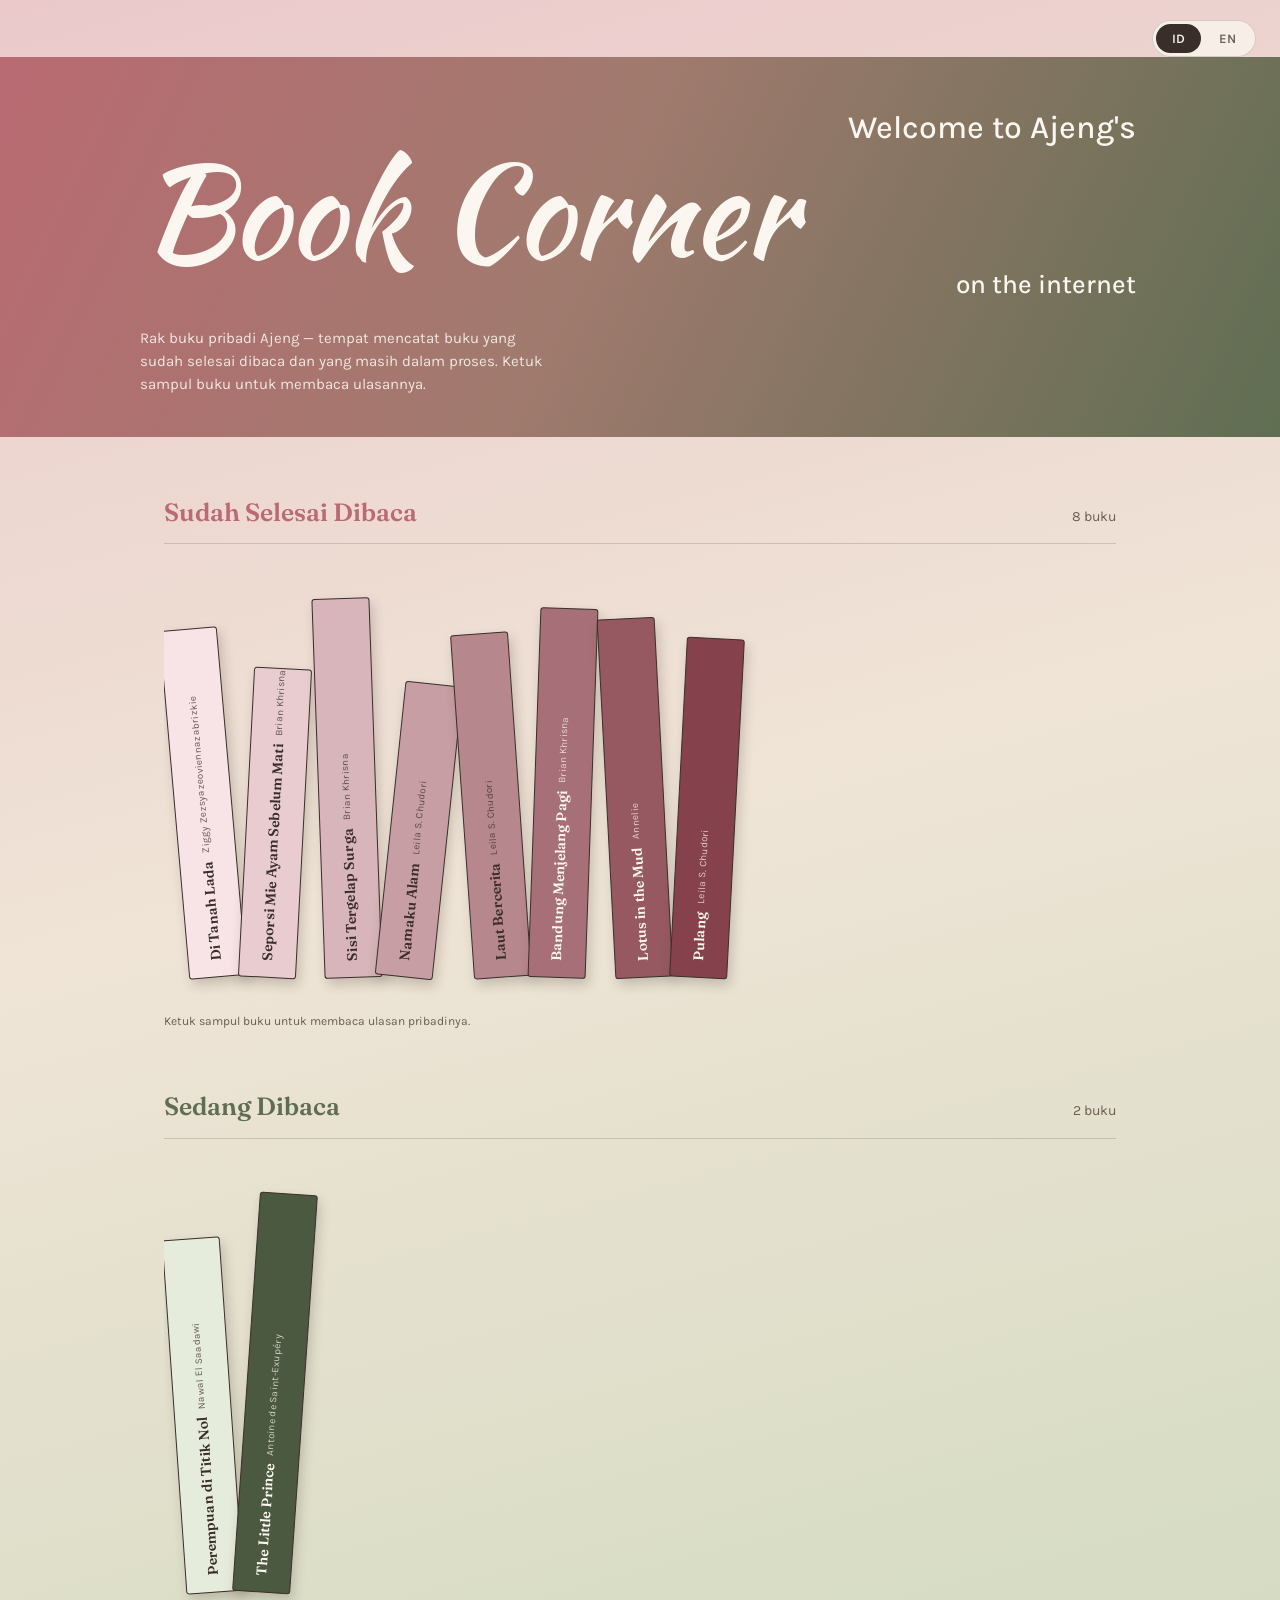
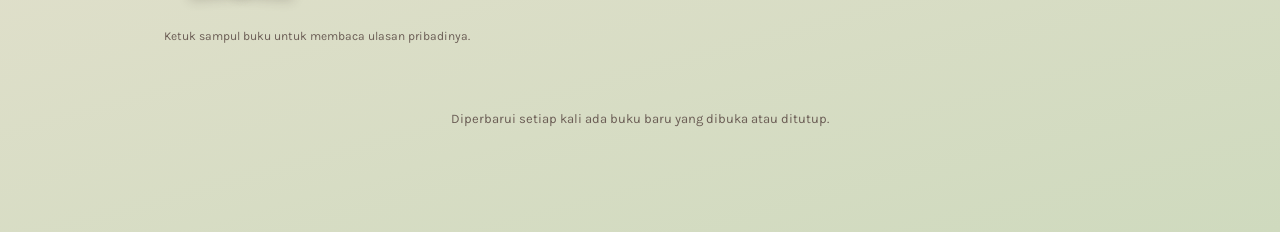
<file: index.html>
<!DOCTYPE html>
<html lang="id">
<head>
<meta charset="UTF-8">
<meta name="viewport" content="width=device-width, initial-scale=1.0">
<title>Ajeng's Book Corner</title>
<link rel="preconnect" href="https://fonts.googleapis.com">
<link rel="preconnect" href="https://fonts.gstatic.com" crossorigin>
<link href="https://fonts.googleapis.com/css2?family=Fraunces:ital,opsz,wght@0,9..144,500;0,9..144,600;1,9..144,500&family=Kaushan+Script&family=Karla:wght@400;500;600&display=swap" rel="stylesheet">
<link rel="stylesheet" href="styles.css">
<style>
  /* ---- Hero band (mirrors the reference title crop) ---- */
  .hero-band{
    background: linear-gradient(115deg, var(--pink-deep) 0%, #A17A6E 45%, var(--green-deep) 100%);
    color: var(--paper-soft);
    padding: 46px 24px 40px;
    overflow: hidden;
  }

  .hero-inner{ max-width: 1000px; margin: 0 auto; }

  .hero-line1{
    margin: 0;
    text-align: right;
    font-family: 'Karla', sans-serif;
    font-weight: 500;
    font-size: clamp(20px, 3.4vw, 32px);
    padding-right: 4px;
  }

  .hero-script{
    margin: -6px 0 -10px;
    font-family: 'Kaushan Script', cursive;
    font-weight: 400;
    font-size: clamp(52px, 11vw, 128px);
    line-height: 1;
    color: var(--paper-soft);
  }

  .hero-line3{
    margin: 0;
    text-align: right;
    font-family: 'Karla', sans-serif;
    font-weight: 500;
    font-size: clamp(18px, 2.6vw, 26px);
    padding-right: 4px;
  }

  .hero-sub{
    max-width: 46ch;
    margin: 22px 0 0;
    color: rgba(251,247,240,0.88);
    font-size: 15px;
  }

  /* ---- Shelf sections ---- */
  .shelf{ margin-top: 56px; }

  .shelf-head{
    display:flex;
    align-items: baseline;
    justify-content: space-between;
    gap: 16px;
    border-bottom: 1px solid var(--line);
    padding-bottom: 12px;
    margin-bottom: 8px;
  }

  .shelf-head h2{
    font-family: 'Fraunces', serif;
    font-weight: 600;
    font-size: 25px;
    margin: 0;
  }

  .shelf.finished .shelf-head h2{ color: var(--pink-deep); }
  .shelf.reading .shelf-head h2{ color: var(--green-deep); }

  .shelf-count{ font-size: 14px; color: var(--ink-soft); white-space: nowrap; }

  /* ---- Tilted spine shelf ---- */
  .shelf-visual{
    display:flex;
    align-items: flex-end;
    gap: 14px;
    padding: 46px 10px 30px;
    overflow-x: auto;
    overflow-y: visible;
  }

  .spine{
    flex-shrink: 0;
    width: 58px;
    height: var(--h, 330px);
    background: var(--paper-soft);
    border: 1px solid var(--ink);
    border-radius: 3px;
    display: flex;
    align-items: center;
    justify-content: center;
    padding: 16px 6px;
    text-decoration: none;
    color: var(--ink);
    box-shadow: 3px 6px 12px rgba(58,46,42,0.22);
    transform: rotate(var(--rot, 0deg));
    transition: transform 0.2s ease;
    cursor: pointer;
  }

  .spine:hover, .spine:focus-visible{
    transform: rotate(var(--rot, 0deg)) translateY(-10px);
  }

  .spine--accent-pink{ background: var(--pink-deep); color: var(--paper-soft); border-color: var(--ink); }
  .spine--accent-green{ background: var(--green-deep); color: var(--paper-soft); border-color: var(--ink); }

  /* Finished shelf: light pink -> deep pink gradient, one shade per book */
  .spine--pink-1{ background: #F8E3E6; color: var(--ink); }
  .spine--pink-2{ background: #E8CCD0; color: var(--ink); }
  .spine--pink-3{ background: #D7B5BA; color: var(--ink); }
  .spine--pink-4{ background: #C79EA4; color: var(--ink); }
  .spine--pink-5{ background: #B7878E; color: var(--ink); }
  .spine--pink-6{ background: #A77078; color: var(--paper-soft); }
  .spine--pink-7{ background: #965962; color: var(--paper-soft); }
  .spine--pink-8{ background: #86424C; color: var(--paper-soft); }

  /* Reading shelf */
  .spine--sage-1{ background: #E6ECDB; color: var(--ink); }
  .spine--sage-2{ background: #4C5941; color: var(--paper-soft); }

  .spine-text{
    writing-mode: vertical-rl;
    transform: rotate(180deg);
    display: flex;
    align-items: center;
    gap: 8px;
    height: 100%;
  }

  .spine-title{
    font-family: 'Fraunces', serif;
    font-weight: 600;
    font-size: 14px;
    letter-spacing: 0.01em;
    white-space: nowrap;
  }

  .spine-author{
    font-family: 'Karla', sans-serif;
    font-size: 10px;
    letter-spacing: 0.03em;
    white-space: nowrap;
    opacity: 0.75;
  }

  .shelf-note{
    font-size: 12px;
    color: var(--ink-soft);
    margin: 4px 0 0;
  }

  @media (max-width: 640px){
    .hero-band{ padding: 34px 18px 30px; }
    .hero-line1, .hero-line3{ text-align: left; }
    .shelf-visual{ justify-content: flex-start; }
  }
</style>
</head>
<body>

  <div class="topbar">
    <div class="lang-toggle" role="group" aria-label="Language / Bahasa">
      <button type="button" id="btn-id" aria-pressed="true">ID</button>
      <button type="button" id="btn-en" aria-pressed="false">EN</button>
    </div>
  </div>

  <div class="hero-band">
    <div class="hero-inner">
      <p class="hero-line1">Welcome to Ajeng's</p>
      <h1 class="hero-script">Book Corner</h1>
      <p class="hero-line3">on the internet</p>
      <p class="hero-sub" data-lang="id">Rak buku pribadi Ajeng — tempat mencatat buku yang sudah selesai dibaca dan yang masih dalam proses. Ketuk sampul buku untuk membaca ulasannya.</p>
      <p class="hero-sub" data-lang="en">Ajeng's personal shelf — a place to keep track of the books she's finished and the ones she's still working through. Tap a spine to read the review.</p>
    </div>
  </div>

  <div class="wrap">

    <section class="shelf finished">
      <div class="shelf-head">
        <h2 data-lang="id">Sudah Selesai Dibaca</h2>
        <h2 data-lang="en">Finished Reading</h2>
        <span class="shelf-count">8 <span data-lang="id">buku</span><span data-lang="en">books</span></span>
      </div>

      <div class="shelf-visual">
        <a class="spine spine--pink-1" style="--rot:-5deg; --h:350px;" href="review.html?book=di-tanah-lada" aria-label="Di Tanah Lada oleh Ziggy Zezsyazeoviennazabrizkie — baca review">
          <span class="spine-text">
            <span class="spine-title">Di Tanah Lada</span>
            <span class="spine-author">Ziggy Zezsyazeoviennazabrizkie</span>
          </span>
        </a>

        <a class="spine spine--pink-2" style="--rot:3deg; --h:310px;" href="review.html?book=seporsi-mie-ayam-sebelum-mati" aria-label="Seporsi Mie Ayam Sebelum Mati oleh Brian Khrisna — baca review">
          <span class="spine-text">
            <span class="spine-title">Seporsi Mie Ayam Sebelum Mati</span>
            <span class="spine-author">Brian Khrisna</span>
          </span>
        </a>

        <a class="spine spine--pink-3" style="--rot:-2deg; --h:380px;" href="review.html?book=sisi-tergelap-surga" aria-label="Sisi Tergelap Surga oleh Brian Khrisna — baca review">
          <span class="spine-text">
            <span class="spine-title">Sisi Tergelap Surga</span>
            <span class="spine-author">Brian Khrisna</span>
          </span>
        </a>

        <a class="spine spine--pink-4" style="--rot:6deg; --h:295px;" href="review.html?book=namaku-alam" aria-label="Namaku Alam oleh Leila S. Chudori — baca review">
          <span class="spine-text">
            <span class="spine-title">Namaku Alam</span>
            <span class="spine-author">Leila S. Chudori</span>
          </span>
        </a>

        <a class="spine spine--pink-5" style="--rot:-4deg; --h:345px;" href="review.html?book=laut-bercerita" aria-label="Laut Bercerita oleh Leila S. Chudori — baca review">
          <span class="spine-text">
            <span class="spine-title">Laut Bercerita</span>
            <span class="spine-author">Leila S. Chudori</span>
          </span>
        </a>

        <a class="spine spine--pink-6" style="--rot:2deg; --h:370px;" href="review.html?book=bandung-menjelang-pagi" aria-label="Bandung Menjelang Pagi oleh Brian Khrisna — baca review">
          <span class="spine-text">
            <span class="spine-title">Bandung Menjelang Pagi</span>
            <span class="spine-author">Brian Khrisna</span>
          </span>
        </a>

        <a class="spine spine--pink-7" style="--rot:-3deg; --h:360px;" href="review.html?book=lotus-in-the-mud" aria-label="Lotus in the Mud oleh Annelie — baca review">
          <span class="spine-text">
            <span class="spine-title">Lotus in the Mud</span>
            <span class="spine-author">Annelie</span>
          </span>
        </a>

        <a class="spine spine--pink-8" style="--rot:3deg; --h:340px;" href="review.html?book=pulang" aria-label="Pulang oleh Leila S. Chudori — baca review">
          <span class="spine-text">
            <span class="spine-title">Pulang</span>
            <span class="spine-author">Leila S. Chudori</span>
          </span>
        </a>
      </div>
      <p class="shelf-note" data-lang="id">Ketuk sampul buku untuk membaca ulasan pribadinya.</p>
      <p class="shelf-note" data-lang="en">Tap a spine to read its personal review.</p>
    </section>

    <section class="shelf reading">
      <div class="shelf-head">
        <h2 data-lang="id">Sedang Dibaca</h2>
        <h2 data-lang="en">Currently Reading</h2>
        <span class="shelf-count">2 <span data-lang="id">buku</span><span data-lang="en">books</span></span>
      </div>

      <div class="shelf-visual">
        <a class="spine spine--sage-1" style="--rot:-4deg; --h:355px;" href="review.html?book=perempuan-di-titik-nol" aria-label="Perempuan di Titik Nol oleh Nawal El Saadawi — baca review">
          <span class="spine-text">
            <span class="spine-title">Perempuan di Titik Nol</span>
            <span class="spine-author">Nawal El Saadawi</span>
          </span>
        </a>

        <a class="spine spine--sage-2" style="--rot:4deg; --h:400px;" href="review.html?book=the-little-prince" aria-label="The Little Prince oleh Antoine de Saint-Exupéry — baca review">
          <span class="spine-text">
            <span class="spine-title">The Little Prince</span>
            <span class="spine-author">Antoine de Saint-Exupéry</span>
          </span>
        </a>
      </div>
      <p class="shelf-note" data-lang="id">Ketuk sampul buku untuk membaca ulasan pribadinya.</p>
      <p class="shelf-note" data-lang="en">Tap a spine to read its personal review.</p>
    </section>

    <footer>
      <p data-lang="id">Diperbarui setiap kali ada buku baru yang dibuka atau ditutup.</p>
      <p data-lang="en">Updated every time a new book gets opened or closed.</p>
    </footer>

  </div>

<script>
  const body = document.body;
  const btnId = document.getElementById('btn-id');
  const btnEn = document.getElementById('btn-en');

  function setLang(lang){
    const isEn = lang === 'en';
    body.classList.toggle('lang-en', isEn);
    body.setAttribute('lang', lang);
    btnId.setAttribute('aria-pressed', String(!isEn));
    btnEn.setAttribute('aria-pressed', String(isEn));
  }

  btnId.addEventListener('click', () => setLang('id'));
  btnEn.addEventListener('click', () => setLang('en'));
</script>

</body>
</html>
</file>
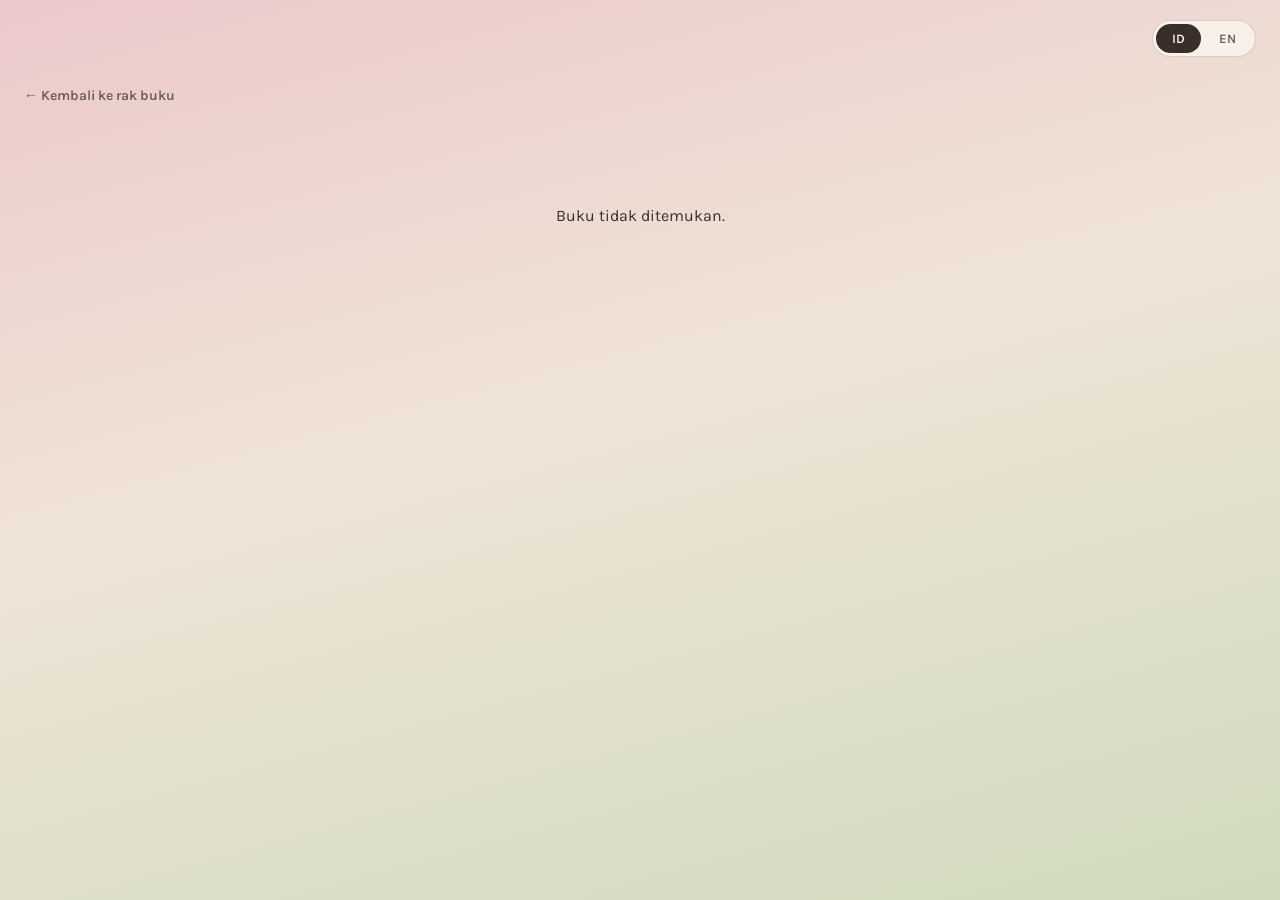
<file: review.html>
<!DOCTYPE html>
<html lang="id">
<head>
<meta charset="UTF-8">
<meta name="viewport" content="width=device-width, initial-scale=1.0">
<title>Review — Ajeng's Book Corner</title>
<link rel="preconnect" href="https://fonts.googleapis.com">
<link rel="preconnect" href="https://fonts.gstatic.com" crossorigin>
<link href="https://fonts.googleapis.com/css2?family=Fraunces:ital,opsz,wght@0,9..144,500;0,9..144,600;1,9..144,500&family=Karla:wght@400;500;600&display=swap" rel="stylesheet">
<link rel="stylesheet" href="styles.css">
<style>
  .back-link{
    display:inline-flex;
    align-items:center;
    gap:6px;
    margin: 28px 24px 0;
    font-size: 14px;
    font-weight: 600;
    text-decoration: none;
    color: var(--ink-soft);
    border-bottom: 1px solid transparent;
  }
  .back-link:hover{ border-bottom-color: currentColor; }

  .review-wrap{ max-width: 680px; margin: 0 auto; padding: 20px 24px 90px; }

  .cover-img{
    display: block;
    width: 160px;
    height: auto;
    border-radius: 6px;
    box-shadow: 4px 8px 18px rgba(58,46,42,0.28);
    margin: 4px 0 22px;
  }

  .characters-section{ margin: 8px 0 32px; }

  .characters-section h2{
    font-family: 'Fraunces', serif;
    font-weight: 600;
    font-size: 16px;
    color: var(--ink-soft);
    margin: 0 0 14px;
  }

  .characters-img{
    display: block;
    width: 100%;
    max-width: 420px;
    height: auto;
    border-radius: 8px;
    box-shadow: 3px 6px 16px rgba(58,46,42,0.2);
  }

  .badge{
    display:inline-block;
    font-size: 12px;
    font-weight: 600;
    padding: 5px 12px;
    border-radius: 999px;
    color: var(--paper-soft);
    margin-bottom: 18px;
  }
  .badge.finished{ background: var(--pink-deep); }
  .badge.reading{ background: var(--green-deep); }

  .review-title{
    font-family: 'Fraunces', serif;
    font-weight: 600;
    font-size: clamp(30px, 5vw, 44px);
    margin: 0 0 6px;
    line-height: 1.1;
  }

  .review-author{
    font-size: 16px;
    color: var(--ink-soft);
    margin: 0 0 18px;
  }

  .rating{
    font-size: 20px;
    letter-spacing: 3px;
    color: var(--pink-deep);
    margin: 0 0 26px;
  }
  .rating .empty{ color: var(--line); }
  .rating-note{ font-size: 13px; color: var(--ink-soft); letter-spacing: normal; margin-left: 6px; }

  .quote{
    font-family: 'Fraunces', serif;
    font-style: italic;
    font-size: 17px;
    line-height: 1.6;
    color: var(--ink-soft);
    text-align: center;
    padding: 28px 10px 6px;
    margin: 8px 0 28px;
    border-top: 1px solid var(--line);
  }

  mark{
    background: rgba(217,149,155,0.35);
    color: inherit;
    padding: 0 3px;
    border-radius: 2px;
  }

  .detail-table{ margin: 4px 0 28px; border-top: 1px solid var(--line); }

  .detail-row{
    display:flex;
    justify-content: space-between;
    align-items: baseline;
    gap: 20px;
    padding: 13px 0;
    border-bottom: 1px solid var(--line);
  }

  .detail-label{
    font-size: 12px;
    font-weight: 700;
    letter-spacing: 0.05em;
    color: var(--ink-soft);
    white-space: nowrap;
  }

  .detail-value{
    font-family: 'Fraunces', serif;
    font-style: italic;
    font-size: 15px;
    text-align: right;
  }

  .icon-row{ font-size: 18px; letter-spacing: 3px; }
  .icon-row .empty{ color: var(--line); }
  .icon-row.stars{ color: var(--pink-deep); }
  .icon-row.hearts{ color: var(--green-deep); }

  .sneak-peek-value{
    max-width: 60%;
    text-align: right;
  }

  .quotes-section{ margin-top: 8px; }

  .quote-block{ margin-bottom: 30px; }

  .quote-label{
    display: inline-block;
    font-size: 12px;
    font-weight: 600;
    color: var(--paper-soft);
    background: var(--green-deep);
    padding: 5px 14px;
    border-radius: 999px;
    margin-bottom: 12px;
  }

  .quote-block:nth-child(even) .quote-label{ background: var(--pink-deep); }

  .quote-block p{
    font-size: 15px;
    white-space: pre-line;
    margin: 0 0 10px;
  }

  .review-card{
    background: var(--paper-soft);
    border: 1px solid var(--line);
    border-radius: 10px;
    padding: 28px 26px;
  }

  .review-card h2{
    font-family: 'Fraunces', serif;
    font-weight: 600;
    font-size: 16px;
    margin: 0 0 12px;
    color: var(--ink-soft);
  }

  .review-body{
    font-size: 16px;
    white-space: pre-line;
    margin: 0;
  }

  .external-link{
    display:inline-block;
    margin-top: 28px;
    font-size: 14px;
    font-weight: 600;
    color: var(--green-deep);
    text-decoration: none;
    border-bottom: 1px solid transparent;
  }
  .external-link:hover{ border-bottom-color: currentColor; }

  .not-found{ padding: 60px 0; text-align: center; }
</style>
</head>
<body>

  <div class="topbar">
    <div class="lang-toggle" role="group" aria-label="Language / Bahasa">
      <button type="button" id="btn-id" aria-pressed="true">ID</button>
      <button type="button" id="btn-en" aria-pressed="false">EN</button>
    </div>
  </div>

  <a class="back-link" href="index.html">
    <span data-lang="id">← Kembali ke rak buku</span>
    <span data-lang="en">← Back to the shelf</span>
  </a>

  <div class="review-wrap" id="content"></div>

<script src="books-data.js"></script>
<script>
  const body = document.body;
  const btnId = document.getElementById('btn-id');
  const btnEn = document.getElementById('btn-en');
  const content = document.getElementById('content');

  const params = new URLSearchParams(window.location.search);
  const slug = params.get('book');
  const book = window.BOOKS[slug];

  let currentLang = 'id';

  function starRow(rating){
    let out = '';
    for(let i = 1; i <= 5; i++){
      out += i <= rating ? '★' : '<span class="empty">★</span>';
    }
    return out;
  }

  function heartRow(level){
    let out = '';
    for(let i = 1; i <= 5; i++){
      out += i <= level ? '♥' : '<span class="empty">♡</span>';
    }
    return out;
  }

  function detailRow(label_id, label_en, valueHtml){
    return `
      <div class="detail-row">
        <span class="detail-label">${currentLang === 'id' ? label_id : label_en}</span>
        <span class="detail-value">${valueHtml}</span>
      </div>`;
  }

  function renderDetailTable(){
    const rows = [];
    if(book.maturity !== undefined){
      rows.push(detailRow('MATURITY', 'MATURITY', `<span class="icon-row hearts">${heartRow(book.maturity)}</span>`));
    }
    if(book.genre){
      rows.push(detailRow('GENRE', 'GENRE', book.genre));
    }
    if(book.timeBackground){
      rows.push(detailRow('LATAR WAKTU', 'TIME BACKGROUND', book.timeBackground));
    }
    if(book.pages){
      rows.push(detailRow('HALAMAN', 'PAGES', `${book.pages} ${currentLang === 'id' ? 'halaman' : 'pages'}`));
    }
    if(book.theme){
      rows.push(detailRow('TEMA', 'THEME', book.theme));
    }
    if(book.sneakPeek){
      rows.push(detailRow('CUPLIKAN', 'SNEAK PEEK', `<span class="sneak-peek-value">${book.sneakPeek}</span>`));
    }
    return rows.length ? `<div class="detail-table">${rows.join('')}</div>` : '';
  }

  function renderQuotes(){
    if(!book.quotes || !book.quotes.length) return '';
    const blocks = book.quotes.map(q => `
      <div class="quote-block">
        <span class="quote-label">${q.label}</span>
        <p>${q.text}</p>
      </div>
    `).join('');
    return `
      <div class="quotes-section">
        <h2 style="font-family:'Fraunces',serif;font-weight:600;font-size:16px;color:var(--ink-soft);margin:0 0 18px;">
          ${currentLang === 'id' ? 'Kutipan favorit' : 'Favorite quotes'}
        </h2>
        ${blocks}
      </div>`;
  }

  function render(){
    if(!book){
      content.innerHTML = `
        <div class="not-found">
          <p data-lang="id">Buku tidak ditemukan.</p>
          <p data-lang="en">Book not found.</p>
        </div>`;
      applyLangVisibility();
      return;
    }

    document.title = book.title + " — Ajeng's Book Corner";

    const statusLabel = book.status === 'finished'
      ? (currentLang === 'id' ? 'Sudah Selesai Dibaca' : 'Finished Reading')
      : (currentLang === 'id' ? 'Sedang Dibaca' : 'Currently Reading');

    const review = currentLang === 'id' ? book.review_id : book.review_en;
    const quote = currentLang === 'id' ? book.quote_id : book.quote_en;

    content.innerHTML = `
      ${book.cover ? `<img class="cover-img" src="${book.cover}" alt="${book.title}">` : ''}
      <span class="badge ${book.status}">${statusLabel}</span>
      <h1 class="review-title">${book.title}</h1>
      <p class="review-author">${book.author}</p>
      <p class="rating">
        <span class="icon-row stars">${starRow(book.rating)}</span>
        ${book.rating === 0 ? `<span class="rating-note">${currentLang === 'id' ? 'belum dinilai' : 'not rated yet'}</span>` : ''}
      </p>
      ${renderDetailTable()}
      ${renderQuotes()}
      ${book.charactersImage ? `
      <div class="characters-section">
        <h2>${currentLang === 'id' ? 'Karakter' : 'Characters'}</h2>
        <img class="characters-img" src="${book.charactersImage}" alt="${currentLang === 'id' ? 'Daftar karakter' : 'Character list'} — ${book.title}">
      </div>` : ''}
      ${quote ? `<p class="quote">${quote}</p>` : ''}
      <div class="review-card">
        <h2>${currentLang === 'id' ? 'Ulasan pribadi' : 'Personal review'}</h2>
        <p class="review-body">${review}</p>
      </div>
      ${book.external ? `<a class="external-link" href="${book.external.url}" target="_blank" rel="noopener">${currentLang === 'id' ? 'Lihat di' : 'View on'} ${book.external.source}</a>` : ''}
    `;
  }

  function applyLangVisibility(){
    body.classList.toggle('lang-en', currentLang === 'en');
    body.setAttribute('lang', currentLang);
    btnId.setAttribute('aria-pressed', String(currentLang === 'id'));
    btnEn.setAttribute('aria-pressed', String(currentLang === 'en'));
  }

  function setLang(lang){
    currentLang = lang;
    applyLangVisibility();
    render();
  }

  btnId.addEventListener('click', () => setLang('id'));
  btnEn.addEventListener('click', () => setLang('en'));

  render();
  applyLangVisibility();
</script>

</body>
</html>
</file>
<file: styles.css>
:root{
  --pink: #D8959B;
  --pink-deep: #B96A72;
  --green: #829672;
  --green-deep: #5F6E52;
  --paper: #F5EFE6;
  --paper-soft: #FBF7F0;
  --ink: #3A2E2A;
  --ink-soft: #6B5D55;
  --line: rgba(58,46,42,0.18);
}

*{ box-sizing: border-box; }
html{ scroll-behavior: smooth; }

body{
  margin:0;
  font-family: 'Karla', sans-serif;
  color: var(--ink);
  background: linear-gradient(165deg, #EBC9CB 0%, #EFE4D6 45%, #CFDABE 100%);
  line-height: 1.55;
  min-height: 100vh;
}

a{ color: inherit; }
:focus-visible{ outline: 2px solid var(--ink); outline-offset: 3px; }

.wrap{ max-width: 1000px; margin: 0 auto; padding: 0 24px 90px; }

/* ---- Top bar / language toggle (shared) ---- */
.topbar{
  display:flex;
  justify-content: flex-end;
  padding: 20px 24px 0;
}

.lang-toggle{
  display:flex;
  background: rgba(251,247,240,0.75);
  border: 1px solid var(--line);
  border-radius: 999px;
  padding: 3px;
  gap: 2px;
}

.lang-toggle button{
  font-family: 'Karla', sans-serif;
  font-size: 13px;
  font-weight: 600;
  border: none;
  background: transparent;
  color: var(--ink-soft);
  padding: 7px 16px;
  border-radius: 999px;
  cursor: pointer;
  transition: background 0.2s ease, color 0.2s ease;
}

.lang-toggle button[aria-pressed="true"]{
  background: var(--ink);
  color: var(--paper-soft);
}

footer{
  margin-top: 64px;
  text-align:center;
  font-size: 13px;
  color: var(--ink-soft);
}

/* ---- i18n visibility (shared) ---- */
[data-lang="en"]{ display: none; }
body.lang-en [data-lang="id"]{ display: none; }
body.lang-en [data-lang="en"]{ display: initial; }

@media (prefers-reduced-motion: reduce){
  html{ scroll-behavior: auto; }
  *{ transition: none !important; }
}
</file>
